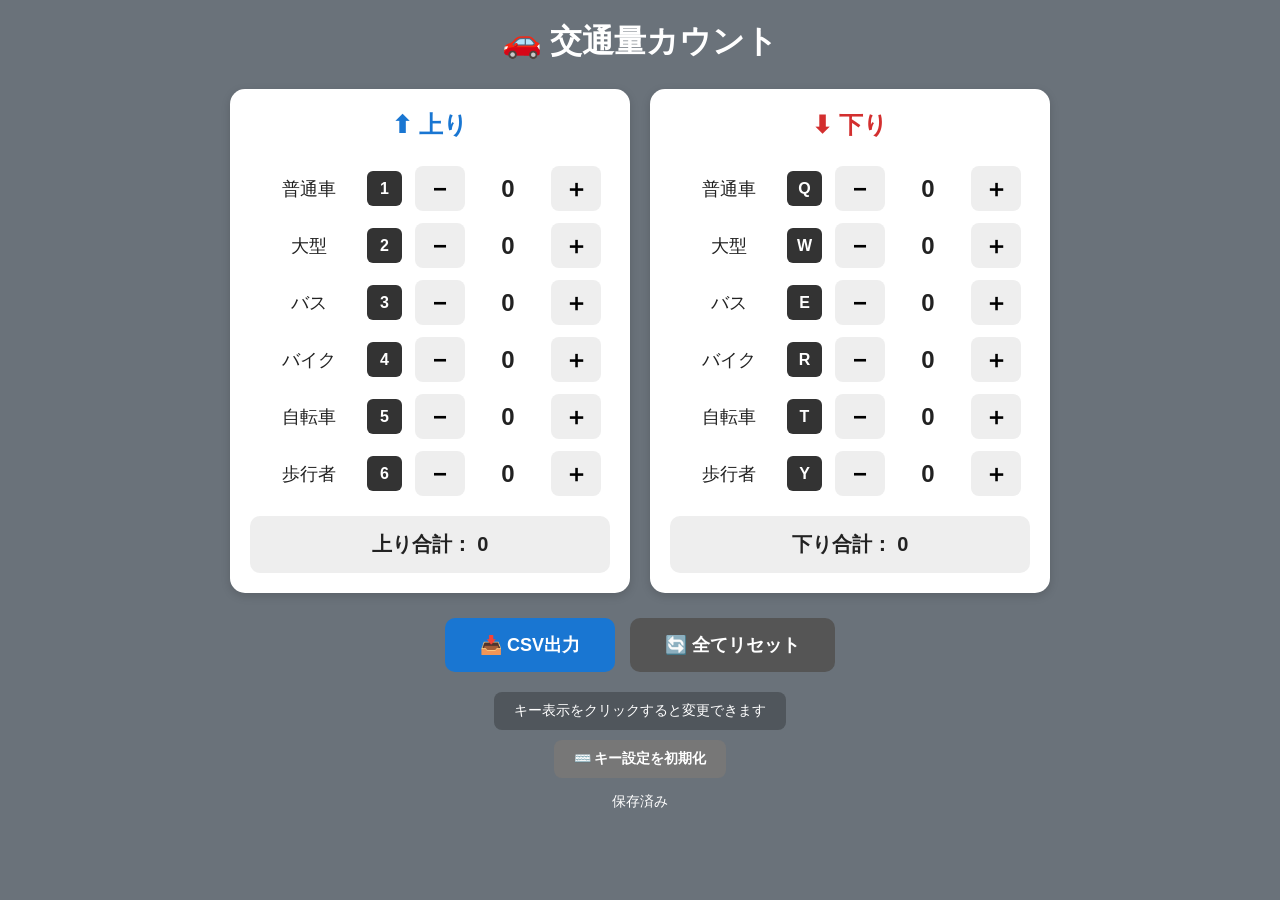
<file: index.html>
<!DOCTYPE html>
<html lang="ja">

<head>

    <meta charset="UTF-8">

    <meta
        name="viewport"
        content="width=device-width, initial-scale=1.0"
    >

    <title>交通量カウント</title>

    <link
        rel="stylesheet"
        href="style.css"
    >

</head>

<body>


    <!-- =====================================================
         タイトル
    ====================================================== -->

    <h1>🚗 交通量カウント</h1>



    <!-- =====================================================
         上り・下り
    ====================================================== -->

    <div class="container">


        <!-- =================================================
             上り
        ================================================== -->

        <section class="direction up">

            <h2>⬆ 上り</h2>


            <!-- =========================
                 普通車
            ========================== -->

            <div class="count-row">

                <span>普通車</span>

                <button
                    class="key"
                    data-direction="up"
                    data-type="car"
                    type="button"
                >1</button>

                <button
                    onclick="changeCount('up', 'car', -1)"
                    type="button"
                >−</button>

                <span id="up-car">0</span>

                <button
                    onclick="changeCount('up', 'car', 1)"
                    type="button"
                >＋</button>

            </div>


            <!-- =========================
                 トラック
            ========================== -->

            <div class="count-row">

                <span>大型</span>

                <button
                    class="key"
                    data-direction="up"
                    data-type="truck"
                    type="button"
                >2</button>

                <button
                    onclick="changeCount('up', 'truck', -1)"
                    type="button"
                >−</button>

                <span id="up-truck">0</span>

                <button
                    onclick="changeCount('up', 'truck', 1)"
                    type="button"
                >＋</button>

            </div>


            <!-- =========================
                 バス
            ========================== -->

            <div class="count-row">

                <span>バス</span>

                <button
                    class="key"
                    data-direction="up"
                    data-type="bus"
                    type="button"
                >3</button>

                <button
                    onclick="changeCount('up', 'bus', -1)"
                    type="button"
                >−</button>

                <span id="up-bus">0</span>

                <button
                    onclick="changeCount('up', 'bus', 1)"
                    type="button"
                >＋</button>

            </div>


            <!-- =========================
                 バイク
            ========================== -->

            <div class="count-row">

                <span>バイク</span>

                <button
                    class="key"
                    data-direction="up"
                    data-type="bike"
                    type="button"
                >4</button>

                <button
                    onclick="changeCount('up', 'bike', -1)"
                    type="button"
                >−</button>

                <span id="up-bike">0</span>

                <button
                    onclick="changeCount('up', 'bike', 1)"
                    type="button"
                >＋</button>

            </div>


            <!-- =========================
                 自転車
            ========================== -->

            <div class="count-row">

                <span>自転車</span>

                <button
                    class="key"
                    data-direction="up"
                    data-type="bicycle"
                    type="button"
                >6</button>

                <button
                    onclick="changeCount('up', 'bicycle', -1)"
                    type="button"
                >−</button>

                <span id="up-bicycle">0</span>

                <button
                    onclick="changeCount('up', 'bicycle', 1)"
                    type="button"
                >＋</button>

            </div>


            <!-- =========================
                 歩行者
            ========================== -->

            <div class="count-row">

                <span>歩行者</span>

                <button
                    class="key"
                    data-direction="up"
                    data-type="person"
                    type="button"
                >5</button>

                <button
                    onclick="changeCount('up', 'person', -1)"
                    type="button"
                >−</button>

                <span id="up-person">0</span>

                <button
                    onclick="changeCount('up', 'person', 1)"
                    type="button"
                >＋</button>

            </div>


            <!-- =========================
                 上り合計
            ========================== -->

            <div class="total">

                上り合計：

                <span id="up-total">0</span>

            </div>

        </section>



        <!-- =================================================
             下り
        ================================================== -->

        <section class="direction down">

            <h2>⬇ 下り</h2>


            <!-- =========================
                 普通車
            ========================== -->

            <div class="count-row">

                <span>普通車</span>

                <button
                    class="key"
                    data-direction="down"
                    data-type="car"
                    type="button"
                >Q</button>

                <button
                    onclick="changeCount('down', 'car', -1)"
                    type="button"
                >−</button>

                <span id="down-car">0</span>

                <button
                    onclick="changeCount('down', 'car', 1)"
                    type="button"
                >＋</button>

            </div>


            <!-- =========================
                 トラック
            ========================== -->

            <div class="count-row">

                <span>大型</span>

                <button
                    class="key"
                    data-direction="down"
                    data-type="truck"
                    type="button"
                >W</button>

                <button
                    onclick="changeCount('down', 'truck', -1)"
                    type="button"
                >−</button>

                <span id="down-truck">0</span>

                <button
                    onclick="changeCount('down', 'truck', 1)"
                    type="button"
                >＋</button>

            </div>


            <!-- =========================
                 バス
            ========================== -->

            <div class="count-row">

                <span>バス</span>

                <button
                    class="key"
                    data-direction="down"
                    data-type="bus"
                    type="button"
                >E</button>

                <button
                    onclick="changeCount('down', 'bus', -1)"
                    type="button"
                >−</button>

                <span id="down-bus">0</span>

                <button
                    onclick="changeCount('down', 'bus', 1)"
                    type="button"
                >＋</button>

            </div>


            <!-- =========================
                 バイク
            ========================== -->

            <div class="count-row">

                <span>バイク</span>

                <button
                    class="key"
                    data-direction="down"
                    data-type="bike"
                    type="button"
                >R</button>

                <button
                    onclick="changeCount('down', 'bike', -1)"
                    type="button"
                >−</button>

                <span id="down-bike">0</span>

                <button
                    onclick="changeCount('down', 'bike', 1)"
                    type="button"
                >＋</button>

            </div>


            <!-- =========================
                 自転車
            ========================== -->

            <div class="count-row">

                <span>自転車</span>

                <button
                    class="key"
                    data-direction="down"
                    data-type="bicycle"
                    type="button"
                >Y</button>

                <button
                    onclick="changeCount('down', 'bicycle', -1)"
                    type="button"
                >−</button>

                <span id="down-bicycle">0</span>

                <button
                    onclick="changeCount('down', 'bicycle', 1)"
                    type="button"
                >＋</button>

            </div>


            <!-- =========================
                 歩行者
            ========================== -->

            <div class="count-row">

                <span>歩行者</span>

                <button
                    class="key"
                    data-direction="down"
                    data-type="person"
                    type="button"
                >T</button>

                <button
                    onclick="changeCount('down', 'person', -1)"
                    type="button"
                >−</button>

                <span id="down-person">0</span>

                <button
                    onclick="changeCount('down', 'person', 1)"
                    type="button"
                >＋</button>

            </div>


            <!-- =========================
                 下り合計
            ========================== -->

            <div class="total">

                下り合計：

                <span id="down-total">0</span>

            </div>

        </section>

    </div>



    <!-- =====================================================
         操作ボタン
    ====================================================== -->

    <div class="control-buttons">


        <!-- CSV出力 -->

        <button
            class="csv-button"
            onclick="exportCSV()"
            type="button"
        >
            📥 CSV出力
        </button>


        <!-- 全てリセット -->

        <button
            class="reset"
            onclick="resetAll()"
            type="button"
        >
            🔄 全てリセット
        </button>

    </div>



    <!-- =====================================================
         キー設定
    ====================================================== -->

    <div class="key-settings">


        <!-- キー設定状態 -->

        <div id="key-setting-status">

            キー表示をクリックすると変更できます

        </div>


        <!-- キー設定初期化 -->

        <button
            class="key-reset"
            onclick="resetKeySettings()"
            type="button"
        >
            ⌨️ キー設定を初期化
        </button>

    </div>



    <!-- =====================================================
         保存状態
    ====================================================== -->

    <div class="save-status">

        <span id="save-status">
            保存済み
        </span>

    </div>



    <!-- =====================================================
         JavaScript
    ====================================================== -->

    <script src="script.js"></script>


</body>

</html>
</file>
<file: style.css>
/* ============================================================
   基本設定
============================================================ */

* {

    box-sizing: border-box;

}


body {

    margin: 0;

    padding: 20px;

    font-family:
        -apple-system,
        BlinkMacSystemFont,
        "Segoe UI",
        sans-serif;

    background-color: #6a727a;

    text-align: center;

    color: #222;

}


/* ============================================================
   タイトル
============================================================ */

h1 {

    margin: 0 0 25px 0;

    color: #ffffff;

}


h2 {

    margin: 0 0 25px 0;

}


/* ============================================================
   上り・下りコンテナ
============================================================ */

.container {

    display: flex;

    gap: 20px;

    justify-content: center;

    align-items: flex-start;

}


/* ============================================================
   上り・下りカード
============================================================ */

.direction {

    background-color: #ffffff;

    width: 400px;

    padding: 20px;

    border-radius: 15px;

    box-shadow:
        0 3px 10px
        rgba(0, 0, 0, 0.15);

}


/* ============================================================
   見出し
============================================================ */

.up h2 {

    color: #1976d2;

}


.down h2 {

    color: #d32f2f;

}


/* ============================================================
   カウント行
============================================================ */

.count-row {

    display: grid;

    grid-template-columns:
        100px
        40px
        50px
        70px
        50px;

    align-items: center;

    justify-content: center;

    gap: 8px;

    margin: 12px 0;

    font-size: 18px;

}


/* ============================================================
   キーボード表示・設定ボタン
============================================================ */

.key {

    width: 35px;

    height: 35px;

    display: flex;

    align-items: center;

    justify-content: center;

    padding: 0;

    background-color: #333333;

    color: #ffffff;

    border: none;

    border-radius: 6px;

    font-size: 16px;

    font-weight: bold;

    cursor: pointer;

    touch-action: manipulation;

    transition:
        background-color 0.15s,
        transform 0.1s,
        box-shadow 0.15s;

}


.key:hover {

    background-color: #555555;

    transform: translateY(-1px);

}


.key:active {

    transform: scale(0.95);

}


/* ============================================================
   キー設定中
============================================================ */

.key.setting {

    background-color: #1976d2;

    box-shadow:
        0 0 0 4px
        rgba(25, 118, 210, 0.3);

    animation:
        key-pulse 1s infinite;

}


@keyframes key-pulse {

    0% {

        box-shadow:
            0 0 0 2px
            rgba(25, 118, 210, 0.2);

    }

    50% {

        box-shadow:
            0 0 0 6px
            rgba(25, 118, 210, 0.4);

    }

    100% {

        box-shadow:
            0 0 0 2px
            rgba(25, 118, 210, 0.2);

    }

}


/* ============================================================
   ＋・－ボタン
============================================================ */

.count-row button:not(.key) {

    width: 50px;

    height: 45px;

    font-size: 24px;

    font-weight: bold;

    border: none;

    border-radius: 8px;

    background-color: #eeeeee;

    cursor: pointer;

    touch-action: manipulation;

    transition:
        background-color 0.1s,
        transform 0.1s;

}


.count-row button:not(.key):hover {

    background-color: #cccccc;

}


.count-row button:not(.key):active {

    background-color: #aaaaaa;

    transform: scale(0.95);

}


/* ============================================================
   カウント数字
============================================================ */

.count-row span[id] {

    font-size: 24px;

    font-weight: bold;

    min-width: 60px;

}


/* ============================================================
   合計
============================================================ */

.total {

    margin-top: 20px;

    padding: 15px;

    background-color: #eeeeee;

    border-radius: 10px;

    font-size: 20px;

    font-weight: bold;

}


/* ============================================================
   操作ボタン
============================================================ */

.control-buttons {

    display: flex;

    justify-content: center;

    align-items: center;

    gap: 15px;

    margin-top: 25px;

}


/* ============================================================
   CSV出力ボタン
============================================================ */

.csv-button {

    padding: 15px 35px;

    font-size: 18px;

    font-weight: bold;

    color: #ffffff;

    background-color: #1976d2;

    border: none;

    border-radius: 10px;

    cursor: pointer;

    touch-action: manipulation;

    transition:
        background-color 0.1s,
        transform 0.1s;

}


.csv-button:hover {

    background-color: #1565c0;

}


.csv-button:active {

    background-color: #0d47a1;

    transform: scale(0.97);

}


/* ============================================================
   リセットボタン
============================================================ */

.reset {

    padding: 15px 35px;

    font-size: 18px;

    font-weight: bold;

    color: #ffffff;

    background-color: #555555;

    border: none;

    border-radius: 10px;

    cursor: pointer;

    touch-action: manipulation;

    transition:
        background-color 0.1s,
        transform 0.1s;

}


.reset:hover {

    background-color: #333333;

}


.reset:active {

    background-color: #222222;

    transform: scale(0.97);

}


/* ============================================================
   キー設定エリア
============================================================ */

.key-settings {

    margin-top: 20px;

    text-align: center;

}


/* ============================================================
   キー設定メッセージ
============================================================ */

#key-setting-status {

    display: inline-block;

    padding: 10px 20px;

    color: #ffffff;

    background-color:
        rgba(0, 0, 0, 0.25);

    border-radius: 8px;

    font-size: 14px;

    transition:
        background-color 0.2s,
        transform 0.2s;

}


#key-setting-status.active {

    background-color: #1976d2;

    font-weight: bold;

    transform: scale(1.03);

}


/* ============================================================
   キー設定初期化ボタン
============================================================ */

.key-reset {

    display: block;

    margin: 10px auto 0 auto;

    padding: 10px 20px;

    color: #ffffff;

    background-color: #777777;

    border: none;

    border-radius: 8px;

    font-size: 14px;

    font-weight: bold;

    cursor: pointer;

    touch-action: manipulation;

    transition:
        background-color 0.1s,
        transform 0.1s;

}


.key-reset:hover {

    background-color: #555555;

}


.key-reset:active {

    background-color: #333333;

    transform: scale(0.97);

}


/* ============================================================
   保存状態
============================================================ */

.save-status {

    margin-top: 15px;

    color: #ffffff;

    font-size: 14px;

}


/* ============================================================
   スマホ・タブレット
============================================================ */

@media (max-width: 850px) {

    body {

        padding: 10px;

    }


    h1 {

        font-size: 28px;

    }


    .container {

        flex-direction: column;

        align-items: center;

    }


    .direction {

        width: 100%;

        max-width: 500px;

    }

}


/* ============================================================
   小さいスマホ
============================================================ */

@media (max-width: 450px) {

    h1 {

        font-size: 24px;

        margin-bottom: 15px;

    }


    .direction {

        padding: 15px;

    }


    .count-row {

        grid-template-columns:
            80px
            35px
            45px
            60px
            45px;

        gap: 5px;

        font-size: 16px;

    }


    .count-row button:not(.key) {

        width: 45px;

        height: 45px;

        font-size: 22px;

    }


    .count-row span[id] {

        font-size: 22px;

        min-width: 50px;

    }


    .key {

        width: 32px;

        height: 32px;

        font-size: 14px;

    }


    .total {

        font-size: 18px;

    }


    .control-buttons {

        flex-direction: column;

        width: 90%;

        max-width: 350px;

        margin-left: auto;

        margin-right: auto;

    }


    .csv-button,
    .reset {

        width: 100%;

    }


    #key-setting-status {

        max-width: 90%;

        line-height: 1.5;

    }


    .key-reset {

        width: 90%;

        max-width: 350px;

    }

}
</file>
